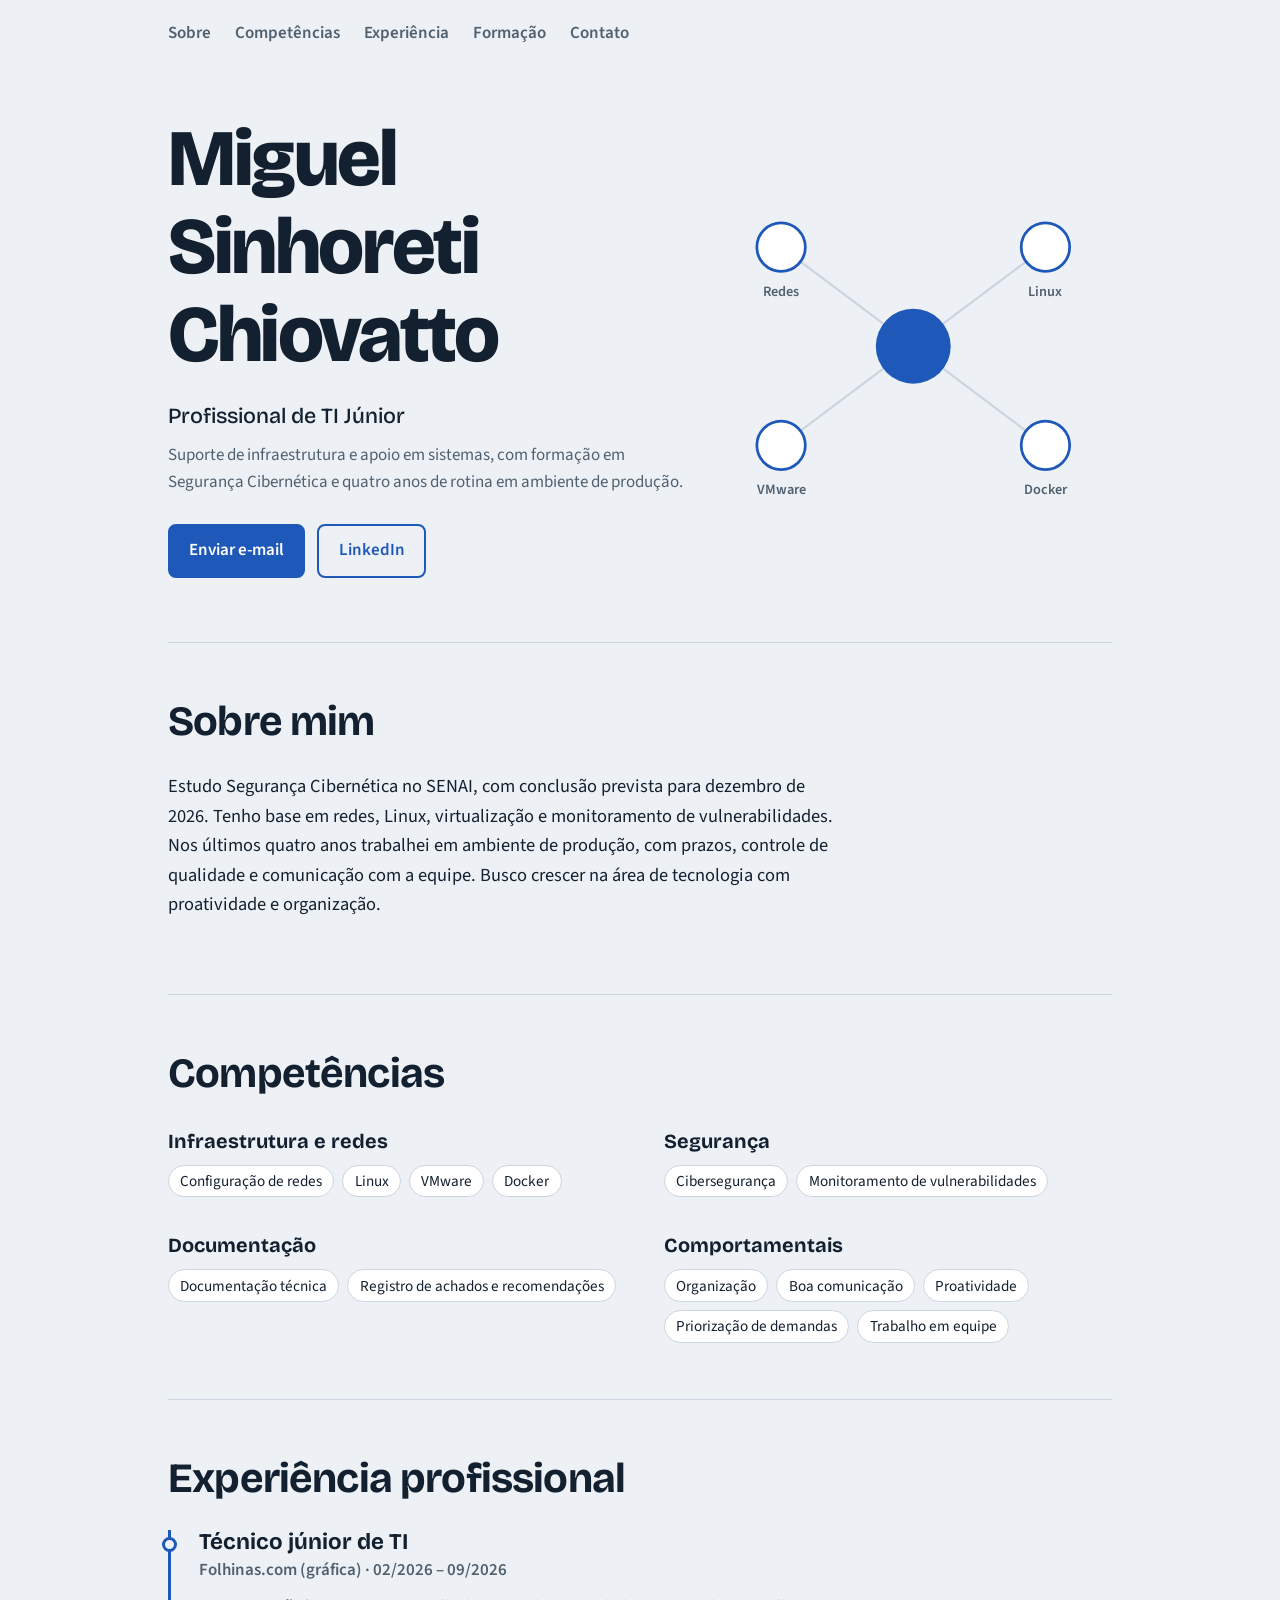
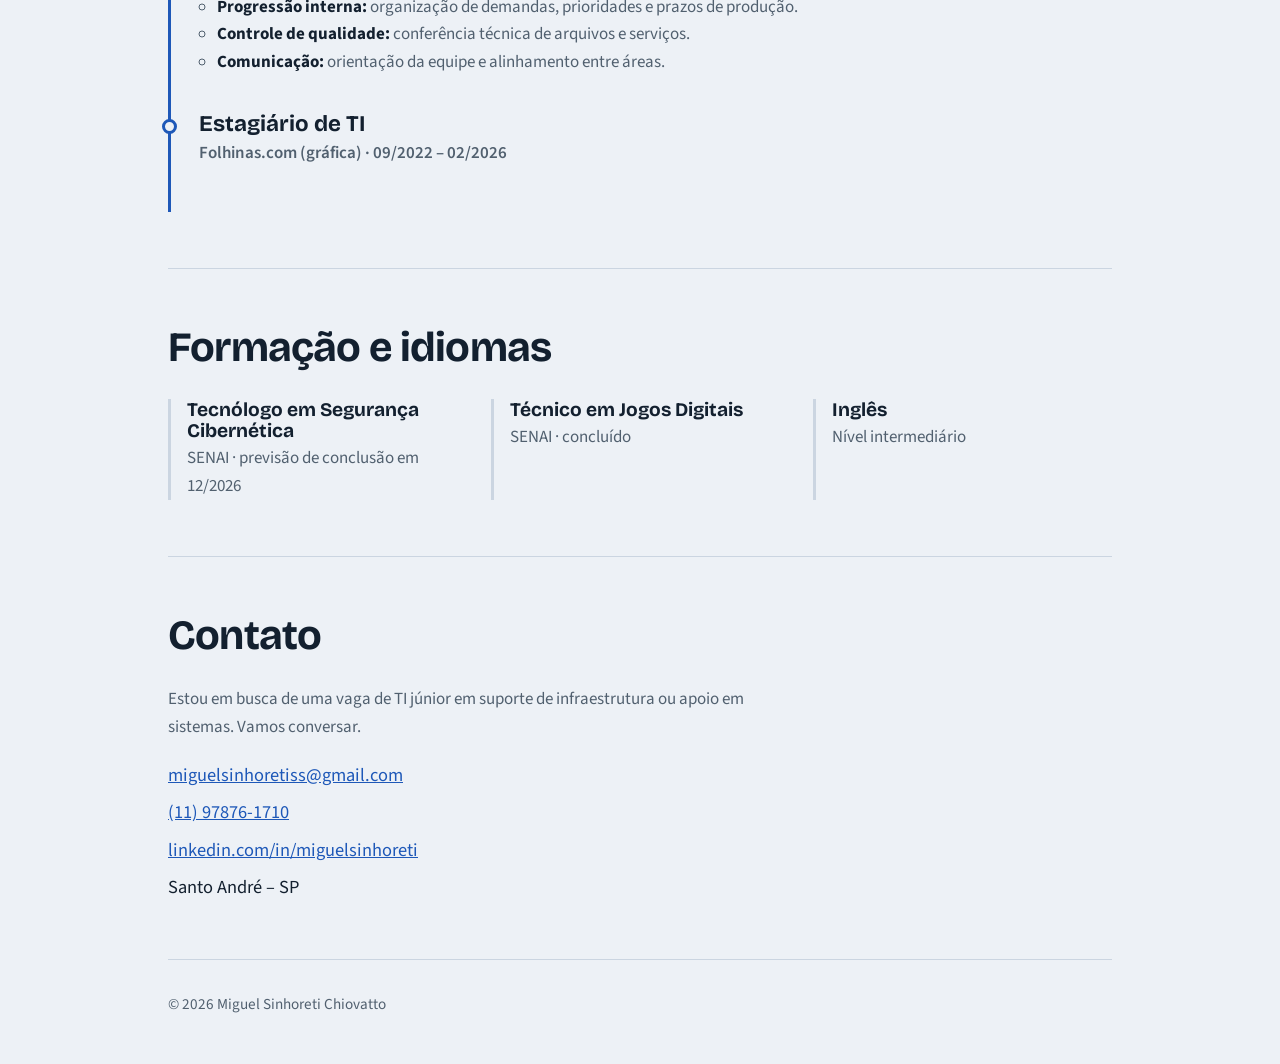
<file: Portfólio – Miguel Sinhoreti Chiovatto.html>
<!DOCTYPE html>
<html lang="pt-BR">
<head>
<meta charset="utf-8">
<meta name="viewport" content="width=device-width, initial-scale=1, viewport-fit=cover">
<title>Miguel Sinhoreti Chiovatto – Portfólio de TI</title>
<link rel="preconnect" href="https://fonts.googleapis.com">
<link rel="preconnect" href="https://fonts.gstatic.com" crossorigin>
<link href="https://fonts.googleapis.com/css2?family=Bricolage+Grotesque:wght@500;700;800&family=Source+Sans+3:wght@400;600&display=swap" rel="stylesheet">
<style>
:root{
  --bg:#EDF1F6; --surface:#FFFFFF; --ink:#13202F; --muted:#51606F; --line:#CBD5E1; --accent:#1E58B8; --accent-ink:#FFFFFF;
  --head:"Bricolage Grotesque","Segoe UI",system-ui,sans-serif; --body:"Source Sans 3","Segoe UI",system-ui,sans-serif;
  color-scheme:light;
  box-sizing:border-box; padding-top:env(safe-area-inset-top,0px); padding-bottom:env(safe-area-inset-bottom,0px);
}
@media (prefers-color-scheme:dark){
  :root:not([data-theme="light"]){--bg:#0E1621; --surface:#162231; --ink:#E7EEF6; --muted:#9FB0C2; --line:#2A3A4D; --accent:#79ADFF; --accent-ink:#0E1621; color-scheme:dark;}
}
:root[data-theme="dark"]{--bg:#0E1621; --surface:#162231; --ink:#E7EEF6; --muted:#9FB0C2; --line:#2A3A4D; --accent:#79ADFF; --accent-ink:#0E1621; color-scheme:dark;}
html{scroll-padding-top:env(safe-area-inset-top,0px);scroll-behavior:smooth}
*,*::before,*::after{box-sizing:border-box}
body{margin:0;background:var(--bg);color:var(--ink);font:400 1.0625rem/1.6 var(--body)}
a{color:var(--accent)}
a:focus-visible{outline:3px solid var(--accent);outline-offset:3px;border-radius:4px}
.wrap{max-width:62rem;margin:0 auto;padding:0 1.5rem}
h1,h2,h3{font-family:var(--head);line-height:1.1;margin:0}
nav{display:flex;gap:1.5rem;flex-wrap:wrap;padding:1.25rem 0;font-weight:600}
nav a{color:var(--muted);text-decoration:none}
nav a:hover{color:var(--accent)}
.hero{display:grid;grid-template-columns:1.3fr 1fr;gap:2rem;align-items:center;padding:3rem 0 4rem}
.hero h1{font-size:clamp(2.6rem,7vw,5rem);font-weight:800;letter-spacing:-.03em}
.role{font-family:var(--head);font-weight:500;font-size:1.35rem;margin:1.25rem 0 .5rem}
.lead{color:var(--muted);max-width:34rem;margin:0 0 1.75rem}
.btns{display:flex;gap:.75rem;flex-wrap:wrap}
.btn{display:inline-block;padding:.7rem 1.2rem;border-radius:8px;font-weight:600;text-decoration:none;border:2px solid var(--accent)}
.btn.main{background:var(--accent);color:var(--accent-ink)}
.btn.alt{color:var(--accent)}
.topo{width:100%;height:auto;color:var(--accent)}
.topo .ln{stroke:var(--line);stroke-width:2}
.topo .nd{fill:var(--surface);stroke:currentColor;stroke-width:2.5}
.topo .core{fill:currentColor}
.topo text{fill:var(--muted);font:600 13px var(--body)}
section{padding:3.5rem 0;border-top:1px solid var(--line)}
h2{font-size:clamp(1.8rem,4vw,2.6rem);font-weight:700;margin-bottom:1.75rem;letter-spacing:-.02em}
.about{max-width:42rem;font-size:1.15rem}
.skills{display:grid;grid-template-columns:repeat(2,1fr);gap:2rem 3rem;margin:0}
.skills dt{font-family:var(--head);font-weight:700;font-size:1.25rem;margin-bottom:.35rem}
.skills dd{margin:0;color:var(--muted)}
.tags{display:flex;flex-wrap:wrap;gap:.5rem;padding:0;margin:.5rem 0 0;list-style:none}
.tags li{background:var(--surface);border:1px solid var(--line);color:var(--ink);padding:.2rem .7rem;border-radius:999px;font-size:.95rem}
.tl{list-style:none;margin:0;padding:0 0 0 1.75rem;border-left:3px solid var(--accent)}
.tl>li{position:relative;padding-bottom:2.25rem}
.tl>li::before{content:"";position:absolute;left:calc(-1.75rem - 9px);top:.45rem;width:15px;height:15px;border-radius:50%;background:var(--bg);border:3px solid var(--accent)}
.tl h3{font-size:1.4rem}
.when{color:var(--muted);font-weight:600;margin:.2rem 0 .6rem}
.tl ul{margin:.5rem 0 0;padding-left:1.1rem;color:var(--muted)}
.tl ul b{color:var(--ink)}
.edu{display:grid;grid-template-columns:repeat(3,1fr);gap:1.5rem}
.edu div{border-left:3px solid var(--line);padding-left:1rem}
.edu h3{font-size:1.2rem;margin-bottom:.25rem}
.edu p{margin:0;color:var(--muted)}
.contact p{max-width:36rem;color:var(--muted)}
.contact ul{list-style:none;padding:0;margin:1.25rem 0 0;display:grid;gap:.5rem;font-size:1.15rem}
footer{padding:2rem 0 3rem;color:var(--muted);font-size:.95rem;border-top:1px solid var(--line)}
@media (max-width:760px){
  .hero{grid-template-columns:1fr;padding-top:1.5rem}
  .skills,.edu{grid-template-columns:1fr}
}
</style>
</head>
<body>
<div class="wrap">
  <nav aria-label="Seções">
    <a href="#sobre">Sobre</a><a href="#competencias">Competências</a><a href="#experiencia">Experiência</a><a href="#formacao">Formação</a><a href="#contato">Contato</a>
  </nav>

  <header class="hero">
    <div>
      <h1>Miguel Sinhoreti Chiovatto</h1>
      <p class="role">Profissional de TI Júnior</p>
      <p class="lead">Suporte de infraestrutura e apoio em sistemas, com formação em Segurança Cibernética e quatro anos de rotina em ambiente de produção.</p>
      <div class="btns">
        <a class="btn main" href="mailto:miguelsinhoretiss@gmail.com">Enviar e-mail</a>
        <a class="btn alt" href="https://linkedin.com/in/miguelsinhoreti">LinkedIn</a>
      </div>
    </div>
    <svg class="topo" viewBox="0 0 360 300" role="img" aria-label="Diagrama de rede: um servidor central conectado a quatro pontos">
      <line class="ln" x1="180" y1="150" x2="60" y2="60"/><line class="ln" x1="180" y1="150" x2="300" y2="60"/>
      <line class="ln" x1="180" y1="150" x2="60" y2="240"/><line class="ln" x1="180" y1="150" x2="300" y2="240"/>
      <circle class="nd" cx="60" cy="60" r="22"/><circle class="nd" cx="300" cy="60" r="22"/>
      <circle class="nd" cx="60" cy="240" r="22"/><circle class="nd" cx="300" cy="240" r="22"/>
      <circle class="core" cx="180" cy="150" r="34"/>
      <text x="60" y="104" text-anchor="middle">Redes</text><text x="300" y="104" text-anchor="middle">Linux</text>
      <text x="60" y="284" text-anchor="middle">VMware</text><text x="300" y="284" text-anchor="middle">Docker</text>
    </svg>
  </header>

  <section id="sobre">
    <h2>Sobre mim</h2>
    <p class="about">Estudo Segurança Cibernética no SENAI, com conclusão prevista para dezembro de 2026. Tenho base em redes, Linux, virtualização e monitoramento de vulnerabilidades. Nos últimos quatro anos trabalhei em ambiente de produção, com prazos, controle de qualidade e comunicação com a equipe. Busco crescer na área de tecnologia com proatividade e organização.</p>
  </section>

  <section id="competencias">
    <h2>Competências</h2>
    <dl class="skills">
      <div><dt>Infraestrutura e redes</dt><dd><ul class="tags"><li>Configuração de redes</li><li>Linux</li><li>VMware</li><li>Docker</li></ul></dd></div>
      <div><dt>Segurança</dt><dd><ul class="tags"><li>Cibersegurança</li><li>Monitoramento de vulnerabilidades</li></ul></dd></div>
      <div><dt>Documentação</dt><dd><ul class="tags"><li>Documentação técnica</li><li>Registro de achados e recomendações</li></ul></dd></div>
      <div><dt>Comportamentais</dt><dd><ul class="tags"><li>Organização</li><li>Boa comunicação</li><li>Proatividade</li><li>Priorização de demandas</li><li>Trabalho em equipe</li></ul></dd></div>
    </dl>
  </section>

  <section id="experiencia">
    <h2>Experiência profissional</h2>
    <ol class="tl">
      <li>
        <h3>Técnico júnior de TI</h3>
        <p class="when">Folhinas.com (gráfica) · 02/2026 – 09/2026</p>
        <ul>
          <li><b>Progressão interna:</b> organização de demandas, prioridades e prazos de produção.</li>
          <li><b>Controle de qualidade:</b> conferência técnica de arquivos e serviços.</li>
          <li><b>Comunicação:</b> orientação da equipe e alinhamento entre áreas.</li>
        </ul>
      </li>
      <li>
        <h3>Estagiário de TI</h3>
        <p class="when">Folhinas.com (gráfica) · 09/2022 – 02/2026</p>
      </li>
    </ol>
  </section>

  <section id="formacao">
    <h2>Formação e idiomas</h2>
    <div class="edu">
      <div><h3>Tecnólogo em Segurança Cibernética</h3><p>SENAI · previsão de conclusão em 12/2026</p></div>
      <div><h3>Técnico em Jogos Digitais</h3><p>SENAI · concluído</p></div>
      <div><h3>Inglês</h3><p>Nível intermediário</p></div>
    </div>
  </section>

  <section id="contato" class="contact">
    <h2>Contato</h2>
    <p>Estou em busca de uma vaga de TI júnior em suporte de infraestrutura ou apoio em sistemas. Vamos conversar.</p>
    <ul>
      <li><a href="mailto:miguelsinhoretiss@gmail.com">miguelsinhoretiss@gmail.com</a></li>
      <li><a href="tel:+5511978761710">(11) 97876-1710</a></li>
      <li><a href="https://linkedin.com/in/miguelsinhoreti">linkedin.com/in/miguelsinhoreti</a></li>
      <li>Santo André – SP</li>
    </ul>
  </section>

  <footer>© 2026 Miguel Sinhoreti Chiovatto</footer>
</div>
</body>
</html>
</file>
